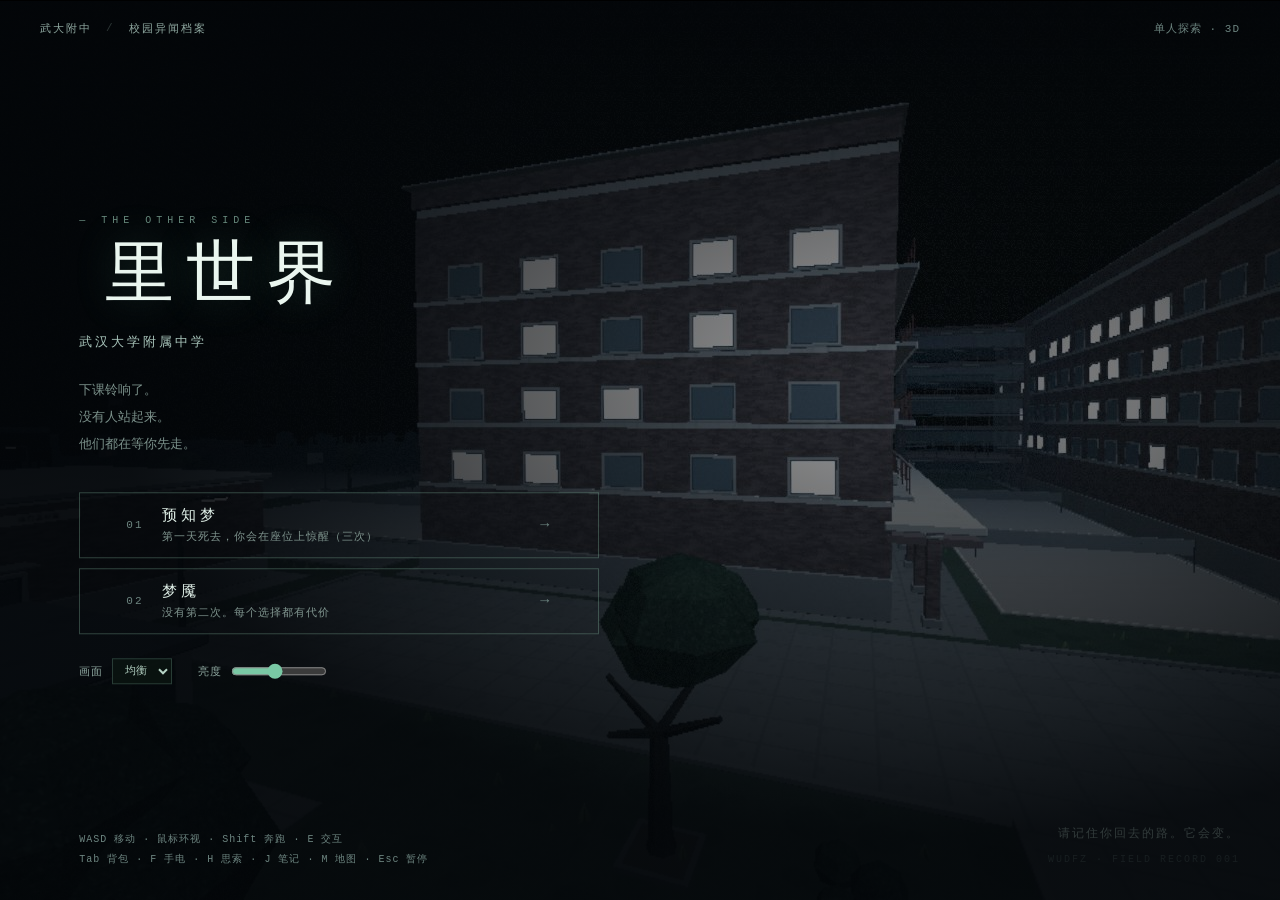
<file: 3d.html>
<!DOCTYPE html>
<html lang="zh-CN">
<head>
<meta charset="utf-8">
<meta name="viewport" content="width=device-width,initial-scale=1,minimum-scale=1,maximum-scale=1,user-scalable=no,viewport-fit=cover">
<title>武汉大学附属中学 · 里世界 3D</title>
<!-- iOS：加到主屏幕后全屏启动（没有地址栏/工具栏），状态栏压在游戏画面上 -->
<meta name="apple-mobile-web-app-capable" content="yes">
<meta name="mobile-web-app-capable" content="yes">
<meta name="apple-mobile-web-app-status-bar-style" content="black-translucent">
<meta name="apple-mobile-web-app-title" content="里世界">
<meta name="theme-color" content="#04070a">
<meta name="format-detection" content="telephone=no">
<link rel="stylesheet" href="game3d/css/game.css">
</head>
<body>
<canvas id="cv"></canvas>
<div id="scan"></div><div id="vig"></div><div id="flash"></div>
<div id="fade"></div>
<div id="hud">
  <div class="tl"><div id="sanwrap"><div id="sanbar"></div></div><div id="clock">11:40</div><div id="place">武大附中 · 校园</div></div>
  <div class="tr"><div id="period">早读 · 教室</div></div>
  <div class="bl"><canvas id="mini" width="150" height="150" style="display:block;margin-bottom:10px;border:1px solid rgba(130,180,155,.28);background:rgba(4,10,8,.55)"></canvas><div id="stamwrap" style="visibility:hidden"><div id="stambar"></div></div>
    </div>
  <div class="bc"><div id="hot"></div></div>
</div>
<div id="cross"></div>
<div id="lidtop"></div><div id="lidbot"></div>
<div id="pro"><div id="protext"></div><div id="prohint">点击 / 空格 继续</div></div>
<div id="skip"><b></b><i></i><em></em></div>
<div id="banner"></div>
<div id="prompt"></div>
<div id="sub"></div>
<div id="choices"></div>
<div id="toast"></div>

<div class="panel" id="mapv"><div class="close" onclick="UI.close('mapv')">关闭 M</div><h2>校园平面图</h2><div id="mapc"></div></div>
<div id="bag"><div class="close" onclick="UI.close('bag')" style="position:absolute;right:36px;top:36px;font-size:12px;opacity:.6;cursor:pointer;letter-spacing:2px">关闭 Tab</div><h2 style="font-size:17px;letter-spacing:4px;color:#9fe3c2;font-weight:400">背包</h2><div class="g" id="bags"></div><div class="desc" id="bagdesc"></div></div>
<div id="note"><div class="close" onclick="UI.close('note')" style="position:absolute;right:36px;top:36px;font-size:12px;opacity:.6;cursor:pointer;letter-spacing:2px">关闭 J</div><h2 style="font-size:17px;letter-spacing:4px;color:#9fe3c2;font-weight:400">笔记本</h2><div id="notein"></div></div>
<div id="think"><div class="close" onclick="UI.close('think')" style="position:absolute;right:36px;top:36px;font-size:12px;opacity:.6;cursor:pointer;letter-spacing:2px">关闭 H</div><h2>现在能想到的办法</h2><div class="hint" id="thinkhint"></div><div id="ideas"></div></div>
<div id="pause">
  <div id="ptalent" style="font-size:11px;letter-spacing:2px;opacity:.55;margin-bottom:14px"></div>
  <button onclick="UI.open('set')">设置</button>
  <button onclick="Dev.toggle()">调试 (F2)</button><div style="font-size:15px;letter-spacing:8px;opacity:.7;margin-bottom:16px">已 暂 停</div>
  <button onclick="Game.resume()">继续</button>
  <button onclick="Game.saveNow()">保存进度</button>
  <button onclick="Game.quit()">回到主菜单</button></div>
<div id="set"><div style="font-size:15px;letter-spacing:8px;opacity:.7;margin-bottom:18px">设 置</div>
  <div class="srow"><span>音量</span><input type="range" id="sVol" min="0" max="100" value="70" oninput="Settings.vol(this.value)"><b id="sVolV">70</b></div>
  <div class="srow"><span>字幕停留</span><div class="seg" id="sSub">
    <button onclick="Settings.sub(0)">短</button><button onclick="Settings.sub(1)">标准</button><button onclick="Settings.sub(2)">长</button></div></div>
  <div class="srow"><span>画质/细节</span><div class="seg" id="sQ">
    <button onclick="Settings.q(0)">低</button><button onclick="Settings.q(1)">中</button><button onclick="Settings.q(2)">高</button></div></div>
  <div class="srow"><span>镜头晃动</span><div class="seg" id="sShake">
    <button onclick="Settings.shake(0)">开</button><button onclick="Settings.shake(1)">关</button></div></div>
  <div class="srow"><span>音乐/环境</span><div class="seg" id="sAmb">
    <button onclick="Settings.amb(1)">开</button><button onclick="Settings.amb(0)">关</button></div></div>
  <button onclick="Game.resume()" style="margin-top:6px">返回游戏</button>
</div>
<div id="die"><div class="t">你 死 了 。</div><div class="m" id="diem"></div>
  <div id="dieepi"></div><button onclick="Game.quit()">回到主菜单</button></div>
<div id="menu">
  <div class="mtop"><span>武大附中</span><i>/</i><span>校园异闻档案</span><b>单人探索 · 3D</b></div>
  <div class="mleft">
    <div class="meyebrow">— THE OTHER SIDE</div>
    <div class="mtitle">里世界</div>
    <div class="mschool">武汉大学附属中学</div>
    <div class="mhook">下课铃响了。<br>没有人站起来。<br>他们都在等你先走。</div>
    <div class="mcards">
      <button class="mcard" onclick="Game.start('easy')">
        <em>01</em><span><b>预知梦</b><i>第一天死去，你会在座位上惊醒（三次）</i></span><u>→</u>
      </button>
      <button class="mcard" onclick="Game.start('hard')">
        <em>02</em><span><b>梦魇</b><i>没有第二次。每个选择都有代价</i></span><u>→</u>
      </button>
      <button class="mcard" id="btncont" onclick="Game.continue_()" style="display:none">
        <em>03</em><span><b>继续上次</b><i>读取最近的存档</i></span><u>→</u>
      </button>
    </div>
    <div class="mios" id="mios">iPhone：点「分享 → 添加到主屏幕」，再从主屏幕图标打开 —— 没有地址栏，就是全屏。</div>
    <div class="mctl">
      <label>画面 <select id="mq" onchange="Settings.q(+this.value)">
        <option value="0">流畅</option><option value="1" selected>均衡</option><option value="2">精细</option></select></label>
      <label class="mbr">亮度 <input type="range" id="mb" min="60" max="150" value="100" oninput="Settings.bright(this.value)"></label>
    </div>
  </div>
  <div class="mkeys">WASD 移动 · 鼠标环视 · Shift 奔跑 · E 交互<br>Tab 背包 · F 手电 · H 思索 · J 笔记 · M 地图 · Esc 暂停</div>
  <div class="mfoot"><span>请记住你回去的路。它会变。</span><i>WUDFZ · FIELD RECORD 001</i></div>
</div>
<div id="pcgame"><div class="pch">机房 · 贪吃蛇</div><canvas id="pccv" width="320" height="320"></canvas>
  <div class="pcpad"><button id="pcL">◀</button><div><button id="pcU">▲</button><button id="pcD">▼</button></div><button id="pcR">▶</button></div>
  <div class="pcb"><button id="pcAgain" style="visibility:hidden">再来一局</button><button id="pcQuit">离开</button></div>
  <div class="pcf">方向键 / WASD / 在画面上滑动 转向 · 空格重开 · Esc 离开 · 得分越高 SAN 越多</div></div>
<div id="dev">
  <div class="dh">DEV MODE <span id="devst"></span></div>
  <div class="drow"><b>位置</b><span id="devpos" style="flex:1;font-size:10px;opacity:.85;line-height:1.7"></span></div>
  <div class="drow"><b>准星</b><span id="devlook" style="flex:1;font-size:10px;opacity:.9;line-height:1.7">—</span></div>
  <div class="drow"><b>室内</b><select id="devroom"></select><button onclick="Dev.tp()">传送</button></div>
  <div class="drow"><b>室外</b><select id="devout"></select><button onclick="Dev.tpo()">传送</button></div>
  <div class="drow"><b>异象</b><select id="devanom"></select><button onclick="Dev.anom()">触发</button><button onclick="Dev.anomEnd()">结束</button></div>
  <div class="drow"><b>演出</b><select id="devanim"><option value="1">assimilate</option><option value="2">rain</option><option value="3">mirror</option></select><button onclick="Dev.anim(+document.getElementById('devanim').value)">播放</button></div>
  <div class="drow"><b>死亡</b><select id="devdeath"></select><button onclick="Dev.death()">播放</button></div>
  <div class="drow2">
    <button id="devfast" onclick="Dev.fast()">快跑 ×2.6</button>
    <button id="devgod" onclick="Dev.god()">无敌</button>
    <button onclick="Dev.san()">SAN 满</button>
    <button onclick="Dev.revive()">复活</button>
    <button onclick="Dev.time(30)">+30 分</button>
    <button onclick="Dev.time(-30)">−30 分</button>
    <button onclick="Dev.hide('canopy')">切柱廊顶</button>
    <button onclick="Dev.hide('sign')">切花园牌</button>
    <button onclick="Dev.hide('link')">切连廊</button>
    <button onclick="Dev.hide('fence')">切围墙</button>
    <button onclick="Dev.fakeNormal()">假正常 开/关</button>
    <button onclick="Dev.prologue()">重看前情提要</button>
    <button onclick="Dev.lamps()">灯下站死</button>
    <button onclick="Dev.status()">状态</button>
    <button onclick="Dev.close()">关闭</button>
  </div>
</div>
<div id="touch">
  <div id="tcol">
    <div class="tb2" onclick="toggleTorch()">手电</div>
    <div class="tb2" onclick="dropSelected()">丢弃</div>
    <div class="tb2" onclick="useHot(0)">1</div>
    <div class="tb2" onclick="useHot(1)">2</div>
    <div class="tb2" onclick="UI.toggle('bag')">背包</div>
    <div class="tb2" onclick="UI.toggle('think')">思索</div>
    <div class="tb2" onclick="UI.toggle('mapv')">地图</div>
    <div class="tb2" onclick="UI.toggle('note')">笔记</div>
  </div>
  <div id="stick"><div id="knob"></div></div><div class="tbtn" id="tRun">奔跑</div><div class="tbtn" id="tAct">E</div>
  <div class="tbtn" id="tPause" aria-label="暂停"></div></div>

<script src="game3d/lib/three.min.js"></script>
<script src="game3d/js/core.js"></script>
<script src="game3d/js/map.js"></script>
<script src="game3d/js/render.js"></script>
<script src="game3d/js/model/materials.js"></script>
<script src="game3d/js/model/kit.js"></script>
<script src="game3d/js/model/figure.js"></script>
<script src="game3d/js/model/furniture.js"></script>
<script src="game3d/js/model/room.js"></script>
<script src="game3d/js/model/garage.js"></script>
<script src="game3d/js/model/building.js"></script>
<script src="game3d/js/model/outdoor.js"></script>
<script src="game3d/js/world.js"></script>
<script src="game3d/js/fx/gaze.js"></script>
<script src="game3d/js/fx/anomaly-fx.js"></script>
<script src="game3d/js/fx/traces.js"></script>
<script src="game3d/js/fx/classroom.js"></script>
<script src="game3d/js/lighting.js"></script>
<script src="game3d/js/state.js"></script>
<script src="game3d/js/input.js"></script>
<script src="game3d/js/ui.js"></script>
<script src="game3d/js/systems.js"></script>
<script src="game3d/js/anomaly.js"></script>
<script src="game3d/js/items.js"></script>
<script src="game3d/js/story.js"></script>
<script src="game3d/js/interact.js"></script>
<script src="game3d/js/audio.js"></script>
<script src="game3d/js/save.js"></script>
<script src="game3d/js/settings.js"></script>
<script src="game3d/js/dev.js"></script>
<script src="game3d/js/pcgame.js"></script>
<script src="game3d/js/mobile.js"></script>
<script src="game3d/js/prologue.js"></script>
<script src="game3d/js/main.js"></script>
</body>
</html>
</file>
<file: game3d/css/game.css>
*{margin:0;padding:0;box-sizing:border-box;-webkit-tap-highlight-color:transparent}
html,body{width:100%;height:100%;height:100dvh;overflow:hidden;background:#05070a;
  font-family:"Consolas","Courier New",monospace;color:#c8d6cf;user-select:none;cursor:default;
  overscroll-behavior:none;-webkit-tap-highlight-color:transparent;
  /* iPhone：整页不许双击缩放 / 捏合缩放 / 长按弹菜单，也不许橡皮筋滚动 */
  touch-action:none;-webkit-touch-callout:none;-webkit-user-select:none}
/* 面板要能上下滚，所以单独放行纵向手势 */
#menu,.panel,#bag,#note,#think,#pause,#set,#die{touch-action:pan-y}
#cv{position:fixed;inset:0;width:100%;height:100%;height:100dvh;display:block;image-rendering:auto;
  touch-action:none}
#scan{position:fixed;inset:0;pointer-events:none;z-index:5;opacity:0}
#vig{display:none}   /* 径向渐变在暗部会产生同心分层，暗角改由着色器负责 */
#hud{position:fixed;inset:0;height:100dvh;z-index:10;pointer-events:none;font-size:13px;line-height:1.45}
.tl{position:absolute;left:calc(18px + env(safe-area-inset-left,0px));top:calc(16px + env(safe-area-inset-top,0px))}
.tr{position:absolute;right:calc(18px + env(safe-area-inset-right,0px));top:calc(16px + env(safe-area-inset-top,0px));text-align:right}
.bl{position:absolute;left:18px;bottom:16px}
.bc{position:absolute;left:50%;bottom:14px;transform:translateX(-50%)}
.br{position:absolute;right:calc(18px + env(safe-area-inset-right,0px));bottom:calc(16px + env(safe-area-inset-bottom,0px));text-align:right;opacity:.45;font-size:11px}
#sanwrap{width:190px;height:9px;background:rgba(0,0,0,.62);border:1px solid rgba(120,170,150,.42);margin-bottom:7px}
#sanbar{height:100%;width:100%;background:#79c8a4;transition:width .16s linear,background .3s}
#clock{font-size:27px;letter-spacing:2px;font-weight:700;color:#dff0e6;text-shadow:0 0 12px rgba(120,220,180,.5)}
#period{font-size:12px;opacity:.78;letter-spacing:1px}
#place{font-size:12px;opacity:.62;letter-spacing:1px;margin-top:2px}
.tag{font-size:11px;opacity:.5;letter-spacing:1px}
#talent{font-size:12px;color:#a9d8c2;opacity:.9}
#stamwrap{width:110px;height:4px;background:rgba(0,0,0,.6);margin-top:6px;border:1px solid rgba(120,170,150,.25)}
#stambar{height:100%;background:#7f9fbf;width:100%;transition:width .1s linear}
#hot{display:flex;gap:9px}
.hslot{width:52px;height:52px;border:1px solid rgba(140,180,160,.34);background:rgba(4,10,8,.62);
  display:flex;align-items:center;justify-content:center;font-size:10px;text-align:center;
  position:relative;pointer-events:auto;color:#9fb8ab}
.hslot .k{position:absolute;top:1px;left:3px;font-size:9px;opacity:.45}
.hslot.on{border-color:#79c8a4;box-shadow:0 0 14px rgba(120,220,180,.4) inset}
#prompt{position:fixed;left:50%;top:56%;transform:translateX(-50%);z-index:9;
  font-size:13px;padding:5px 13px;background:rgba(0,0,0,.58);border:1px solid rgba(130,180,155,.28);
  display:none;letter-spacing:1px;pointer-events:none}
/* 原来这里有个 #warn 面板倒数"下次异象 7s" —— 已经改成世界里的黑板/纸条/粉笔字 */
#sub{position:fixed;left:50%;bottom:86px;transform:translateX(-50%);z-index:11;max-width:74%;
  text-align:center;font-size:14px;line-height:1.75;color:#d6e6dc;text-shadow:0 2px 8px #000,0 0 3px #000;
  display:none;letter-spacing:.5px;pointer-events:none}
#choices{position:fixed;left:50%;top:50%;transform:translate(-50%,-50%);z-index:20;display:none;
  flex-direction:column;gap:11px;min-width:320px}
#choices button{font-family:inherit;font-size:14px;padding:13px 22px;background:rgba(3,9,7,.9);
  color:#cfe4d8;border:1px solid rgba(130,180,155,.4);cursor:pointer;letter-spacing:1px;text-align:left}
#choices button:hover{background:rgba(24,54,42,.95);border-color:#79c8a4;color:#eafff4}
.panel{position:fixed;inset:0;z-index:30;display:none;background:rgba(2,5,4,.93);
  padding:44px 54px;overflow:auto;flex-direction:column}
.panel h2{font-size:17px;letter-spacing:4px;margin-bottom:20px;color:#9fe3c2;font-weight:400}
.panel .row{padding:9px 0;border-bottom:1px dashed rgba(120,170,150,.16);font-size:13px;display:flex;gap:12px}
.panel .row b{color:#d9f2e5;font-weight:400;min-width:96px}
.panel .dim{opacity:.45}
.panel .close{position:absolute;right:36px;top:36px;font-size:12px;opacity:.6;cursor:pointer;letter-spacing:2px}
#menu .mgrid{position:absolute;inset:0;
  background-image:linear-gradient(rgba(120,200,170,.045) 1px,transparent 1px),
                   linear-gradient(90deg,rgba(120,200,170,.045) 1px,transparent 1px);
  background-size:46px 46px;
  -webkit-mask-image:radial-gradient(ellipse at 50% 46%,#000 12%,transparent 72%);
          mask-image:radial-gradient(ellipse at 50% 46%,#000 12%,transparent 72%)}
#menu .minner{position:relative;z-index:2;display:flex;flex-direction:column;align-items:center}
.mtitle{font-size:clamp(26px,4.2vw,44px);letter-spacing:26px;font-weight:300;color:#dff5ea;
  text-shadow:0 0 34px rgba(110,220,175,.30),0 0 80px rgba(110,220,175,.14);
  padding-left:26px;animation:mbreathe 6s ease-in-out infinite}
@keyframes mbreathe{0%,100%{opacity:.92}50%{opacity:1}}
.mrule{width:230px;height:1px;margin:20px 0 16px;
  background:linear-gradient(90deg,transparent,rgba(130,200,170,.55),transparent)}
.msub{font-size:11px;letter-spacing:5px;opacity:.42;margin-bottom:40px}
.mbtns{display:flex;flex-direction:column;gap:12px;margin-bottom:34px}
.mb{position:relative;font-family:inherit;display:flex;flex-direction:column;align-items:flex-start;
  gap:5px;padding:15px 30px 15px 26px;min-width:330px;background:rgba(8,20,16,.55);
  color:#b6d4c5;border:1px solid rgba(130,180,155,.22);cursor:pointer;
  transition:background .16s,border-color .16s,transform .16s}
.mb:before{content:'';position:absolute;left:0;top:0;bottom:0;width:2px;background:transparent;
  transition:background .16s}
.mb b{font-size:15px;letter-spacing:6px;font-weight:400}
.mb i{font-style:normal;font-size:11px;letter-spacing:1px;opacity:.45}
.mb:hover{background:rgba(20,48,38,.75);border-color:#79c8a4;transform:translateX(4px)}
.mb:hover:before{background:#79c8a4}
.mnote{display:flex;flex-wrap:wrap;gap:6px 16px;justify-content:center;max-width:560px;
  font-size:10px;letter-spacing:2px;opacity:.30;margin-bottom:18px}
.mfoot{font-size:11px;letter-spacing:1px;opacity:.26;max-width:470px;line-height:2;text-align:center}
#menu{position:fixed;inset:0;z-index:60;background:radial-gradient(ellipse at 72% 42%,rgba(10,18,22,.30),rgba(3,6,9,.93) 62%),#04070a}
#menu .mtop{position:absolute;left:0;right:0;top:0;height:56px;display:flex;align-items:center;
  gap:14px;padding:0 40px;font-size:11px;letter-spacing:2px;color:#8fa8a0}
#menu .mtop i{opacity:.3;font-style:normal}
#menu .mtop b{margin-left:auto;font-weight:400;color:#6d8580;letter-spacing:1px}
#menu .mleft{position:absolute;left:6.2%;top:50%;transform:translateY(-50%);width:min(520px,42vw)}
#menu .meyebrow{font-size:10px;letter-spacing:5px;color:#7fa898;opacity:.8;margin-bottom:16px}
#menu .mtitle{font-size:clamp(46px,5.4vw,78px);font-weight:200;letter-spacing:12px;color:#eaf6ef;
  text-shadow:0 0 44px rgba(110,220,175,.22);line-height:1.05}
#menu .mschool{font-size:13px;letter-spacing:3px;color:#a8c4ba;margin-top:18px}
#menu .mhook{font-size:13px;line-height:2.1;color:#8fa8a0;margin-top:26px;opacity:.86}
#menu .mcards{margin-top:34px;display:flex;flex-direction:column;gap:10px}
.mcard{position:relative;display:flex;align-items:center;gap:18px;width:100%;text-align:left;
  padding:16px 20px;background:rgba(10,20,17,.62);border:1px solid rgba(120,170,150,.20);
  color:#c8d6cf;cursor:pointer;font-family:inherit;transition:.16s}
.mcard em{font-style:normal;font-size:11px;letter-spacing:2px;color:#6d8580;flex:none}
.mcard span{display:flex;flex-direction:column;gap:4px;flex:1}
.mcard b{font-size:15px;letter-spacing:4px;font-weight:400;color:#e2f2ea}
.mcard i{font-style:normal;font-size:11px;letter-spacing:1px;color:#7f948e}
.mcard u{text-decoration:none;font-size:15px;color:#6d8580;transition:.16s}
.mcard:hover{background:rgba(22,44,36,.82);border-color:rgba(121,200,164,.55)}
.mcard:hover u{color:#79c8a4;transform:translateX(4px)}
#menu .mctl{display:flex;gap:26px;margin-top:24px;font-size:11px;letter-spacing:1px;color:#8fa8a0}
#menu .mctl label{display:flex;align-items:center;gap:9px}
#menu .mctl select{background:rgba(10,20,17,.8);color:#b6d4c5;border:1px solid rgba(120,170,150,.28);
  font-family:inherit;font-size:11px;padding:5px 8px}
#menu .mbr input{width:96px;accent-color:#79c8a4}
#menu .mios{display:none;margin-top:20px;font-size:11px;line-height:1.95;letter-spacing:.5px;
  color:#86a89a;border-left:2px solid rgba(121,200,164,.45);padding-left:11px;max-width:340px}
#menu .mkeys{position:absolute;left:6.2%;bottom:30px;font-size:10px;line-height:2;letter-spacing:1px;color:#6d8580}
#menu .mfoot{position:absolute;right:40px;bottom:30px;text-align:right;font-size:10px;letter-spacing:2px;color:#6d8580;line-height:2}
#menu .mfoot span{display:block;font-size:12px;color:#9fb8ae;margin-bottom:4px}
#menu .mfoot i{font-style:normal;opacity:.55}
#menu h1{font-size:clamp(20px,3.4vw,34px);letter-spacing:10px;font-weight:400;color:#d7efe2;
  text-shadow:0 0 26px rgba(110,220,175,.34)}
#menu .sub{font-size:12px;opacity:.5;letter-spacing:3px;margin-bottom:26px}
#menu button{font-family:inherit;font-size:14px;letter-spacing:3px;padding:13px 46px;min-width:250px;
  background:transparent;color:#b6d4c5;border:1px solid rgba(130,180,155,.34);cursor:pointer}
#menu button:hover{background:rgba(24,54,42,.7);border-color:#79c8a4;color:#eaq}
#menu button:hover{color:#eafbf2}
#menu .note{font-size:11px;opacity:.36;margin-top:22px;line-height:2;max-width:520px}
#die #dieepi{font-size:11px;letter-spacing:2px;opacity:.45;margin-top:10px;max-width:420px;text-align:center;line-height:2}
#die{position:fixed;inset:0;z-index:70;display:none;align-items:center;justify-content:center;
  background:rgba(4,2,2,.94);flex-direction:column;gap:20px}
#die .m{font-size:16px;color:#e3c9c9;max-width:640px;text-align:center;line-height:2;letter-spacing:1px}
#die .t{font-size:34px;letter-spacing:14px;color:#7c2b2b;text-shadow:0 0 30px rgba(150,30,30,.6)}
#die button{font-family:inherit;font-size:12px;letter-spacing:3px;padding:11px 36px;background:transparent;
  color:#b89a9a;border:1px solid rgba(150,90,90,.4);cursor:pointer}
#think{position:fixed;inset:0;z-index:32;display:none;background:rgba(2,5,4,.95);padding:44px 54px;overflow:auto}
#think h2{font-size:17px;letter-spacing:4px;margin-bottom:8px;color:#9fe3c2;font-weight:400}
#think .hint{font-size:12px;opacity:.44;margin-bottom:20px}
#think .idea{padding:11px 0;border-bottom:1px dashed rgba(120,170,150,.14);cursor:pointer;font-size:13px}
#think .idea:hover{color:#eafbf2}
#think .idea.no{opacity:.28;cursor:default}
#think .idea.no:hover{color:#c8d6cf}
#bag{position:fixed;inset:0;z-index:33;display:none;background:rgba(2,5,4,.95);padding:44px 54px}
#bag .g{display:grid;grid-template-columns:repeat(4,84px);gap:12px;margin-top:16px}
#bag .s{width:84px;height:84px;border:1px solid rgba(130,180,155,.26);background:rgba(6,14,11,.6);
  display:flex;align-items:center;justify-content:center;font-size:11px;text-align:center;cursor:pointer;
  padding:4px;line-height:1.5;color:#9fb8ab;position:relative}
#bag .s.on{border-color:#79c8a4;background:rgba(24,54,42,.9);color:#eafbf2}
#bag .desc{margin-top:22px;font-size:13px;opacity:.8;line-height:2;min-height:60px;white-space:pre-line}
/* 每格右上角的 ① ② —— 触屏上唯一能把道具放上快捷栏的入口 */
#bag .s .hb{position:absolute;right:2px;top:2px;display:flex;gap:3px;z-index:2}
#bag .s .hb b{width:17px;height:17px;line-height:15px;text-align:center;font-size:10px;font-weight:400;
  border:1px solid rgba(130,180,155,.28);background:rgba(4,12,9,.85);color:#7fa898;cursor:pointer;
  border-radius:3px;letter-spacing:0}
#bag .s .hb b.has{background:#79c8a4;border-color:#79c8a4;color:#04120c}
#bag .s .hb b:hover{border-color:#79c8a4;color:#dff5ea}
#bag .s .hb b.dr{width:25px;background:rgba(58,20,18,.9);border-color:rgba(190,120,110,.4);color:#d8a8a0}
#bag .s .hb b.dr:hover{background:rgba(120,40,34,.95);border-color:#c8887e;color:#ffe6e0}
#note{position:fixed;inset:0;z-index:33;display:none;background:rgba(2,5,4,.95);padding:44px 54px;overflow:auto}
#pause{position:fixed;inset:0;z-index:34;display:none;background:rgba(2,5,4,.94);
  flex-direction:column;align-items:center;justify-content:center;gap:13px}
#pause button{font-family:inherit;font-size:13px;letter-spacing:3px;padding:11px 40px;min-width:230px;
  background:transparent;color:#b6d4c5;border:1px solid rgba(130,180,155,.3);cursor:pointer}
#pause button:hover{background:rgba(24,54,42,.7);border-color:#79c8a4}
/* ---------- 移动端 ----------
   原来 #touch 只写了 display:none，从来没有代码把它打开 ——
   手机上根本没有摇杆和按钮，等于只能看。
   现在：boot 里按 pointer:coarse / ontouchstart 判定，body 加 .touch，
   HUD 小地图缩到左上、把左下角让给摇杆，右下角是 E 与奔跑，
   八个快捷按钮排在右侧油门下沿、两列四行。 */
body.touch #touch{display:block}
body.touch .bl{left:calc(12px + env(safe-area-inset-left,0px));bottom:auto;top:calc(104px + env(safe-area-inset-top,0px))}
body.touch .bl #mini{width:104px!important;height:104px!important}
body.touch .bl .tag{display:none}
body.touch #cross{display:none!important}
#touch{position:fixed;inset:0;height:100dvh;z-index:8;display:none;pointer-events:none;touch-action:none;
  -webkit-user-select:none;user-select:none}
#stick{position:absolute;left:calc(22px + env(safe-area-inset-left,0px));
  bottom:calc(26px + env(safe-area-inset-bottom,0px));width:126px;height:126px;border-radius:50%;
  border:1px solid rgba(130,180,155,.34);background:rgba(0,0,0,.32);pointer-events:auto;
  touch-action:none}
#knob{position:absolute;left:41px;top:41px;width:44px;height:44px;border-radius:50%;
  background:rgba(140,200,175,.44);pointer-events:none}
#pcgame{position:fixed;inset:0;z-index:48;display:none;flex-direction:column;align-items:center;
  justify-content:center;gap:14px;background:rgba(2,6,9,.94)}
#pcgame .pch{font-size:13px;letter-spacing:5px;color:#9fe3c2}
#pccv{border:1px solid rgba(130,180,155,.4);background:#0a1210}
#pcgame .pcf{font-size:10px;letter-spacing:1px;color:#6d8580;text-align:center;padding:0 16px}
#pccv{width:min(320px,62vmin);height:min(320px,62vmin);touch-action:none}
#pcgame button{font-family:inherit;background:rgba(20,48,38,.55);color:#b6d4c5;border:1px solid rgba(130,180,155,.4);
  cursor:pointer;touch-action:manipulation;-webkit-user-select:none;user-select:none}
#pcgame button:active{background:rgba(120,200,170,.30);border-color:#79c8a4}
#pcgame .pcb{display:flex;gap:12px}
#pcgame .pcb button{font-size:13px;letter-spacing:3px;padding:9px 26px}
#pcgame .pcpad{display:none;align-items:center;gap:8px}
#pcgame .pcpad div{display:flex;flex-direction:column;gap:8px}
#pcgame .pcpad button{width:54px;height:46px;font-size:18px;border-radius:8px}
body.touch #pcgame .pcpad{display:flex}
body.touch #pcgame{gap:10px}
@media (max-height:560px){                     /* 横屏手机：方向键在左、画面在中间、按钮在右 */
  #pcgame{flex-direction:row;gap:26px}
  #pcgame .pch,#pcgame .pcf{display:none}
  #pccv{width:min(320px,84vh);height:min(320px,84vh)}
  #pcgame .pcpad{order:-1}
  #pcgame .pcb{flex-direction:column}
}
#dev{position:fixed;left:14px;top:104px;z-index:44;display:none;width:336px;
  background:rgba(3,9,7,.94);border:1px solid rgba(130,180,155,.34);padding:12px 14px;
  font-size:11px;letter-spacing:1px;color:#a8ccbc}
#dev .dh{font-size:11px;letter-spacing:4px;color:#79c8a4;margin-bottom:10px}
#dev .drow{display:flex;align-items:center;gap:6px;margin-bottom:7px}
#dev .drow b{width:30px;flex:none;opacity:.6;font-weight:400}
#dev select{flex:1;min-width:0;background:#0a1512;color:#b6d4c5;border:1px solid rgba(130,180,155,.3);
  font-family:inherit;font-size:11px;padding:4px}
#dev button{background:rgba(20,48,38,.5);color:#b6d4c5;border:1px solid rgba(130,180,155,.3);
  font-family:inherit;font-size:10px;letter-spacing:1px;padding:5px 7px;cursor:pointer}
#dev button:hover{background:rgba(40,90,70,.7);border-color:#79c8a4}
#dev button.on{background:#79c8a4;color:#04120c;border-color:#79c8a4}
#dev .drow2{display:flex;flex-wrap:wrap;gap:6px;margin-top:9px}
#dev .drow2 button{flex:1 1 44%}
#set{position:fixed;inset:0;z-index:36;display:none;background:rgba(2,5,4,.95);
  flex-direction:column;align-items:center;justify-content:center;gap:6px}
#set button{font-family:inherit;font-size:13px;letter-spacing:3px;padding:11px 40px;min-width:230px;
  background:transparent;color:#b6d4c5;border:1px solid rgba(130,180,155,.3);cursor:pointer}
#set button:hover{background:rgba(24,54,42,.7);border-color:#79c8a4}
#set .seg button{min-width:0;padding:7px 0;letter-spacing:1px}
.srow{display:flex;align-items:center;gap:12px;margin-bottom:12px;font-size:13px;color:#b9d4c6;min-width:340px}
.srow>span{width:78px;flex:none;opacity:.8}
.srow input[type=range]{flex:1;accent-color:#79c8a4}
.srow b{width:30px;text-align:right;font-weight:400;opacity:.75}
.seg{display:flex;gap:6px;flex:1}
.seg button{flex:1;padding:7px 0;font-size:12px;letter-spacing:1px;background:rgba(120,200,170,.10);
  border:1px solid rgba(130,180,155,.30);color:#b9d4c6;border-radius:4px;cursor:pointer}
.seg button.on{background:rgba(120,200,170,.30);border-color:#79c8a4;color:#eafff5}
/* 触屏：快捷栏（.bc 两格）挪到摇杆上方，不然正好压在奔跑键上 */
body.touch .bc{bottom:calc(178px + env(safe-area-inset-bottom,0px))}
#tcol{position:absolute;right:calc(14px + env(safe-area-inset-right,0px));bottom:140px;display:grid;grid-template-columns:repeat(2,50px);
  grid-auto-rows:50px;gap:8px;pointer-events:none;touch-action:none}
.tb2{width:50px;height:50px;border-radius:50%;border:1px solid rgba(130,180,155,.34);
  background:rgba(0,0,0,.38);color:#a8ccbc;font-size:11px;display:flex;align-items:center;
  justify-content:center;pointer-events:auto;letter-spacing:1px;user-select:none}
.tb2:active{background:rgba(120,200,170,.30);border-color:#79c8a4}
.tbtn{position:absolute;border-radius:50%;border:1px solid rgba(130,180,155,.34);background:rgba(0,0,0,.34);
  pointer-events:auto;display:flex;align-items:center;justify-content:center;font-size:12px;color:#a9d8c2}
#tRun{right:calc(132px + env(safe-area-inset-right,0px));bottom:calc(44px + env(safe-area-inset-bottom,0px));width:70px;height:70px}
#tAct{right:calc(26px + env(safe-area-inset-right,0px));bottom:calc(32px + env(safe-area-inset-bottom,0px));width:92px;height:92px;font-size:15px;
  background:rgba(20,48,38,.55);border-color:rgba(130,200,170,.5)}
/* 手机上没有 Esc：右上角一个暂停键，时间栏往下让一行 */
#tPause{right:calc(14px + env(safe-area-inset-right,0px));top:calc(12px + env(safe-area-inset-top,0px));width:46px;height:46px}
#tPause::before,#tPause::after{content:'';width:5px;height:16px;margin:0 3px;border-radius:1px;background:#a9d8c2}
#tPause:active{background:rgba(120,200,170,.30);border-color:#79c8a4}
body.touch .tr{top:calc(68px + env(safe-area-inset-top,0px))}
#tRun.held{background:rgba(120,200,170,.34);border-color:#79c8a4;color:#eafff5;box-shadow:0 0 14px rgba(120,220,180,.35)}
#flash{position:fixed;inset:0;z-index:8;background:#000;pointer-events:none;opacity:0;transition:opacity .5s}
#fade{position:fixed;inset:0;z-index:40;background:#05080a;pointer-events:none;opacity:0;transition:opacity .18s ease}
@keyframes panelIn{from{opacity:0;transform:translateY(8px)}to{opacity:1;transform:none}}
#menu{animation:panelIn .45s ease both}
.panel:not([style*="display: none"]),#bag:not([style*="display: none"]),#note:not([style*="display: none"]),#think:not([style*="display: none"]),#pause:not([style*="display: none"]){animation:panelIn .22s ease both}
#choices:not([style*="display: none"]){animation:panelIn .20s ease both}
#die:not([style*="display: none"]){animation:panelIn .6s ease both}
#prompt{transition:opacity .12s ease}
.hslot{transition:border-color .18s ease,box-shadow .18s ease;cursor:pointer}
.hslot:active{border-color:#79c8a4;background:rgba(20,48,38,.8)}
.hslot .nm{position:absolute;bottom:1px;left:0;right:0;font-size:8px;opacity:.55;letter-spacing:0;
  text-align:center;overflow:hidden;text-overflow:ellipsis;white-space:nowrap}
#sub{z-index:46}
body.paused #sub{visibility:hidden}
#bag .s{transition:border-color .15s ease,background .15s ease}
#sub{transition:opacity .22s ease}
#cross{position:fixed;left:50%;top:50%;width:4px;height:4px;margin:-2px 0 0 -2px;border-radius:50%;
  background:rgba(200,230,215,.55);box-shadow:0 0 6px rgba(120,220,180,.5);z-index:9;
  pointer-events:none;display:none}
/* 前情提要：黑底白字，一页一句，点一下翻一页 */
#pro{position:fixed;inset:0;z-index:80;display:none;background:#04070a;
  align-items:center;justify-content:center;flex-direction:column;cursor:pointer}
#pro.on{display:flex}
/* 看到"世界"之后：遮罩变半透明、字挪到底部，像从眼睛缝里往外看 */
#pro.see{background:radial-gradient(ellipse at 50% 46%,rgba(2,5,7,.10) 30%,rgba(2,5,7,.55) 100%);
  justify-content:flex-end}
#pro.see #protext{margin-bottom:13%;font-size:15px;letter-spacing:2px;
  text-shadow:0 2px 12px #000,0 0 22px rgba(0,0,0,.9)}
body.pro #hud,body.pro #cross,body.pro #prompt{opacity:0 !important;transition:opacity .3s}
/* 时间跳跃：黑一下，正中一句"过去了多久" */
#skip{position:fixed;inset:0;z-index:44;background:#04070a;display:flex;flex-direction:column;
  align-items:center;justify-content:center;gap:10px;opacity:0;pointer-events:none;transition:opacity .38s ease}
#skip.on{opacity:1}
#skip b{font-weight:400;font-size:15px;letter-spacing:5px;color:#9fb6ac}
#skip i{font-style:normal;font-size:30px;letter-spacing:4px;color:#e2f2ea;
  font-variant-numeric:tabular-nums;margin-top:2px}
#skip em{font-style:normal;font-size:11px;letter-spacing:3px;color:#5d6f69;margin-top:6px}
#lidtop,#lidbot{position:fixed;left:0;right:0;height:0;background:#000;z-index:79;pointer-events:none;
  transition:height .34s cubic-bezier(.4,0,.2,1)}
#lidtop{top:0;border-bottom:1px solid #000}
#lidbot{bottom:0}
#protext{max-width:70%;text-align:center;font-size:17px;line-height:2.6;color:#dbe9e1;
  letter-spacing:2px;white-space:pre-line;transition:opacity .3s}
#prohint{position:absolute;bottom:12%;font-size:11px;letter-spacing:4px;color:#6d8580;
  animation:proBlink 2.4s ease-in-out infinite}
@keyframes proBlink{0%,100%{opacity:.25}50%{opacity:.65}}
#banner{position:fixed;left:50%;top:26%;transform:translateX(-50%);z-index:12;pointer-events:none;
  font-size:15px;letter-spacing:8px;color:#cfe9dc;text-shadow:0 0 18px rgba(110,220,175,.35);
  opacity:0;transition:opacity .5s ease}
#sannum{position:absolute;left:200px;top:0;font-size:10px;opacity:.5;letter-spacing:1px}
.ic{width:30px;height:30px;display:flex;align-items:center;justify-content:center;font-size:17px;
  line-height:1;border:1px solid rgba(130,180,155,.30);background:rgba(10,22,18,.7);color:#a9d8c2}
.hslot .ic{width:38px;height:38px;font-size:20px;border:none;background:transparent}
.item{display:flex;flex-direction:column;align-items:center;gap:3px}
.item .nm{font-size:9px;opacity:.75;text-align:center;line-height:1.2;max-width:52px}
/* 矮屏（横屏手机）整套缩小一档。必须写在所有控件规则之后 —— 同优先级下后写的赢，
   放在前面会被上面的 #tcol / #tAct / #tRun 盖掉。 */
@media (max-height:520px){
  #stick{width:104px;height:104px;left:16px;bottom:14px}
  #knob{left:32px;top:32px;width:40px;height:40px}
  #tcol{grid-template-columns:repeat(2,42px);grid-auto-rows:42px;gap:6px;bottom:118px;right:10px}
  .tb2{width:42px;height:42px;font-size:10px}
  #tAct{width:78px;height:78px;right:calc(20px + env(safe-area-inset-right,0px));bottom:calc(20px + env(safe-area-inset-bottom,0px));font-size:13px}
  #tRun{width:60px;height:60px;right:calc(106px + env(safe-area-inset-right,0px));bottom:calc(30px + env(safe-area-inset-bottom,0px))}
  body.touch .bl{top:calc(86px + env(safe-area-inset-top,0px))}
  body.touch .bl #mini{width:88px!important;height:88px!important}
}
/* 横屏：快捷栏回到屏幕正下方居中（摇杆在左、E 在右，中间是空的） */
@media (orientation:landscape){
  body.touch .bc{bottom:calc(12px + env(safe-area-inset-bottom,0px))}
}
#toast{position:fixed;left:50%;top:12%;transform:translateX(-50%);z-index:46;font-size:12px;
  padding:6px 14px;background:rgba(0,0,0,.66);border:1px solid rgba(130,180,155,.24);
  opacity:0;transition:opacity .3s;pointer-events:none;letter-spacing:1px}
</file>
